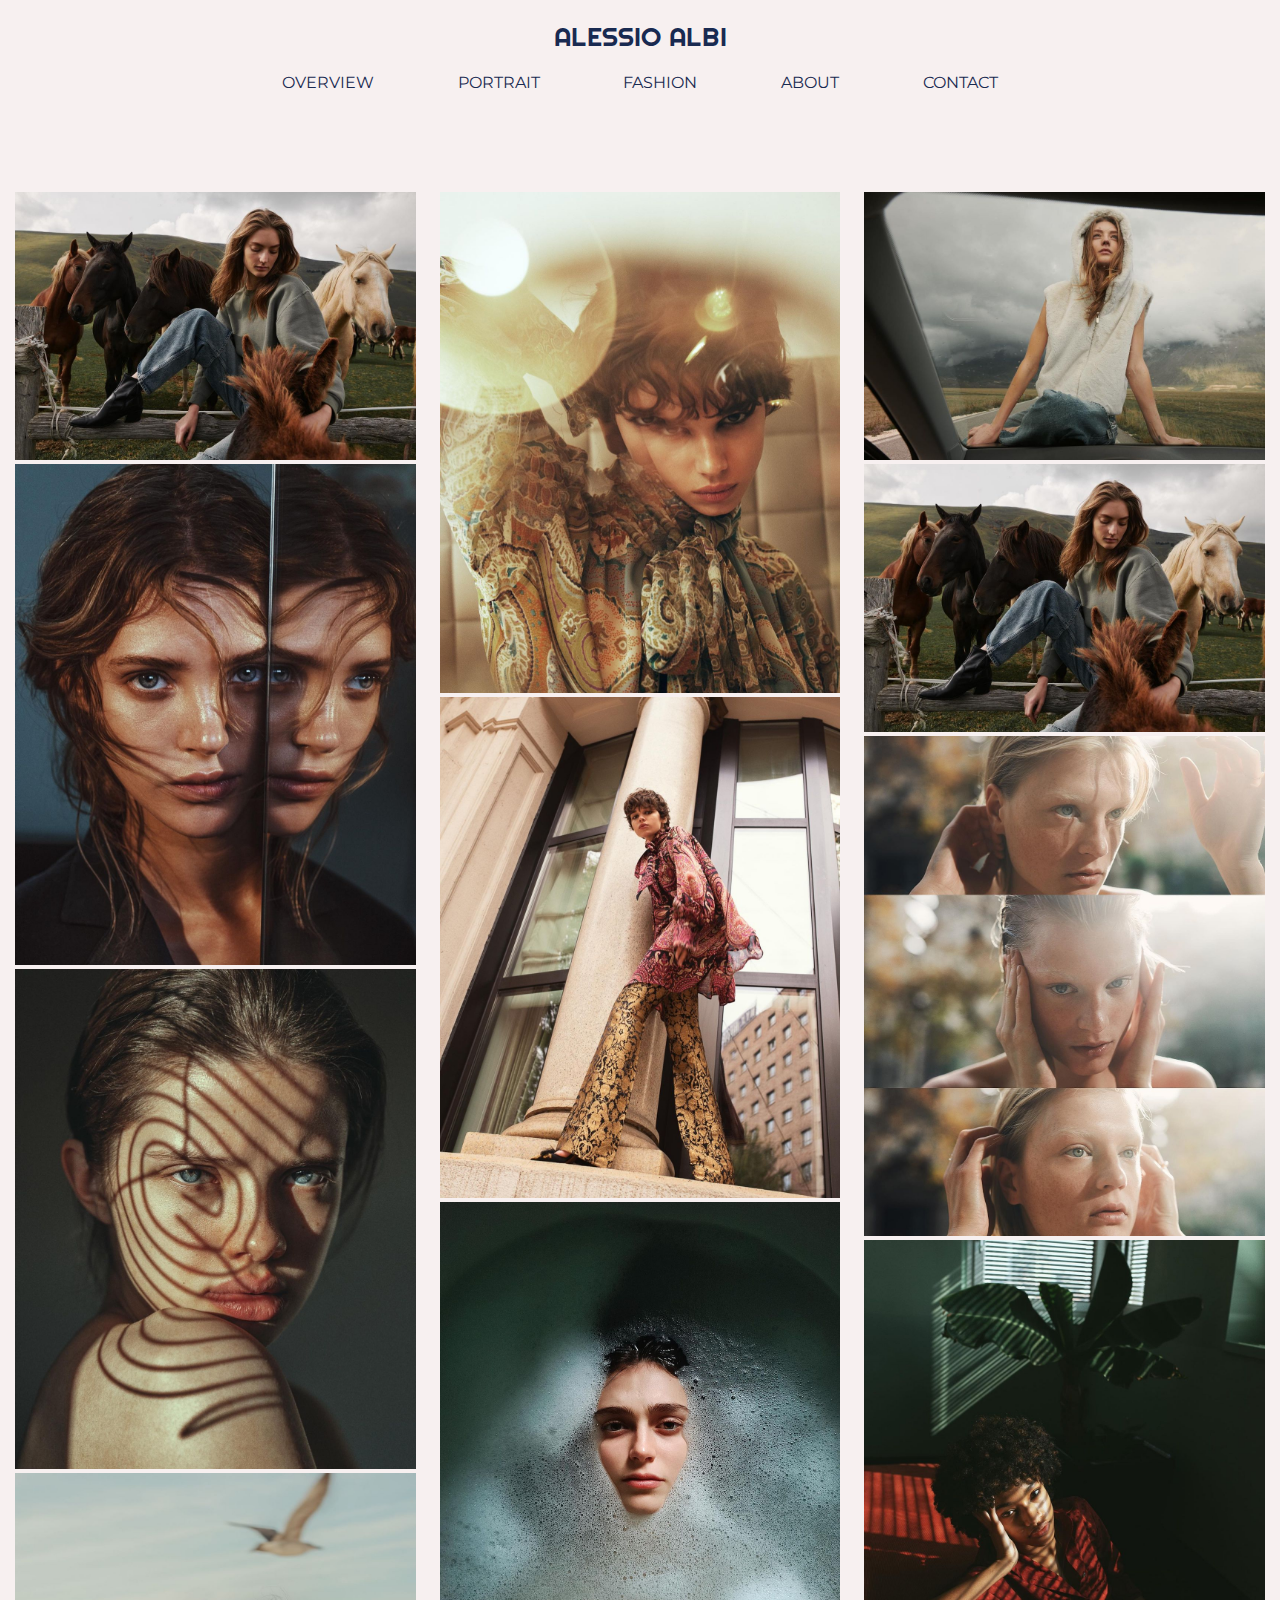
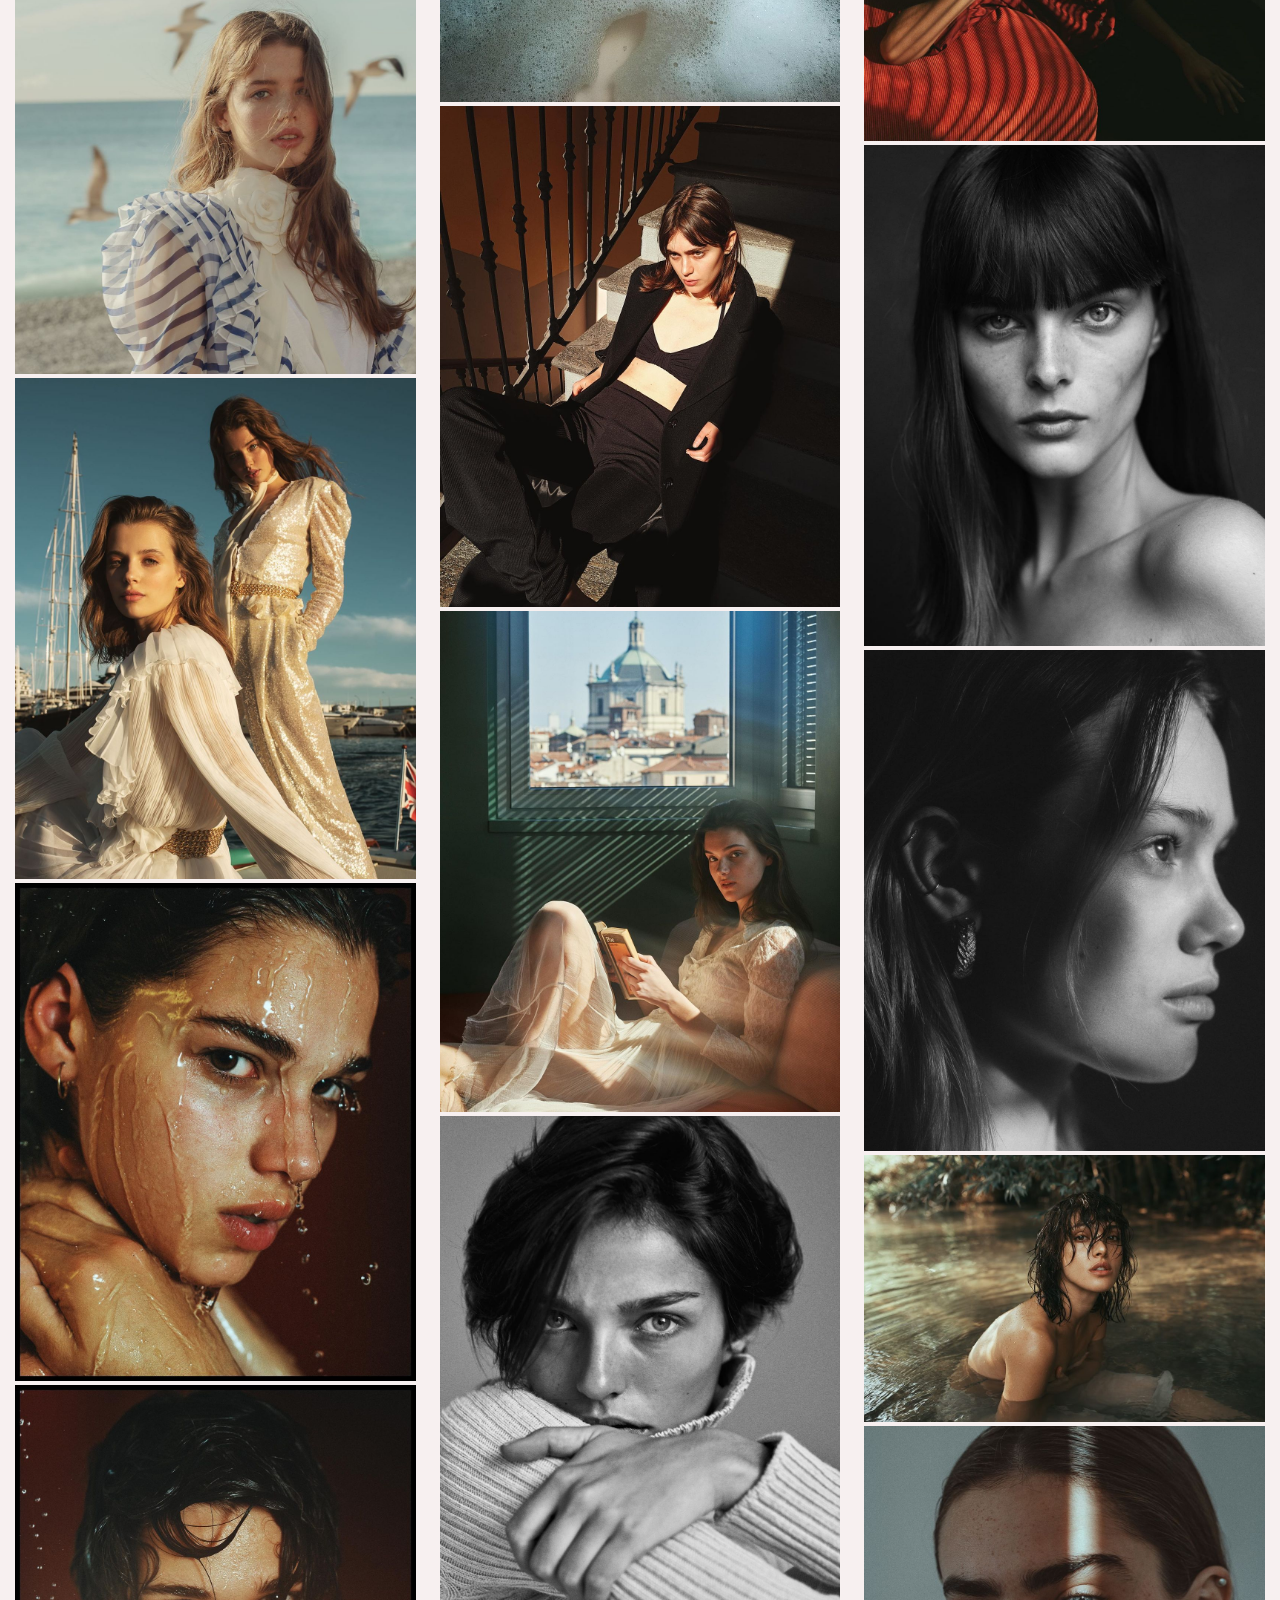
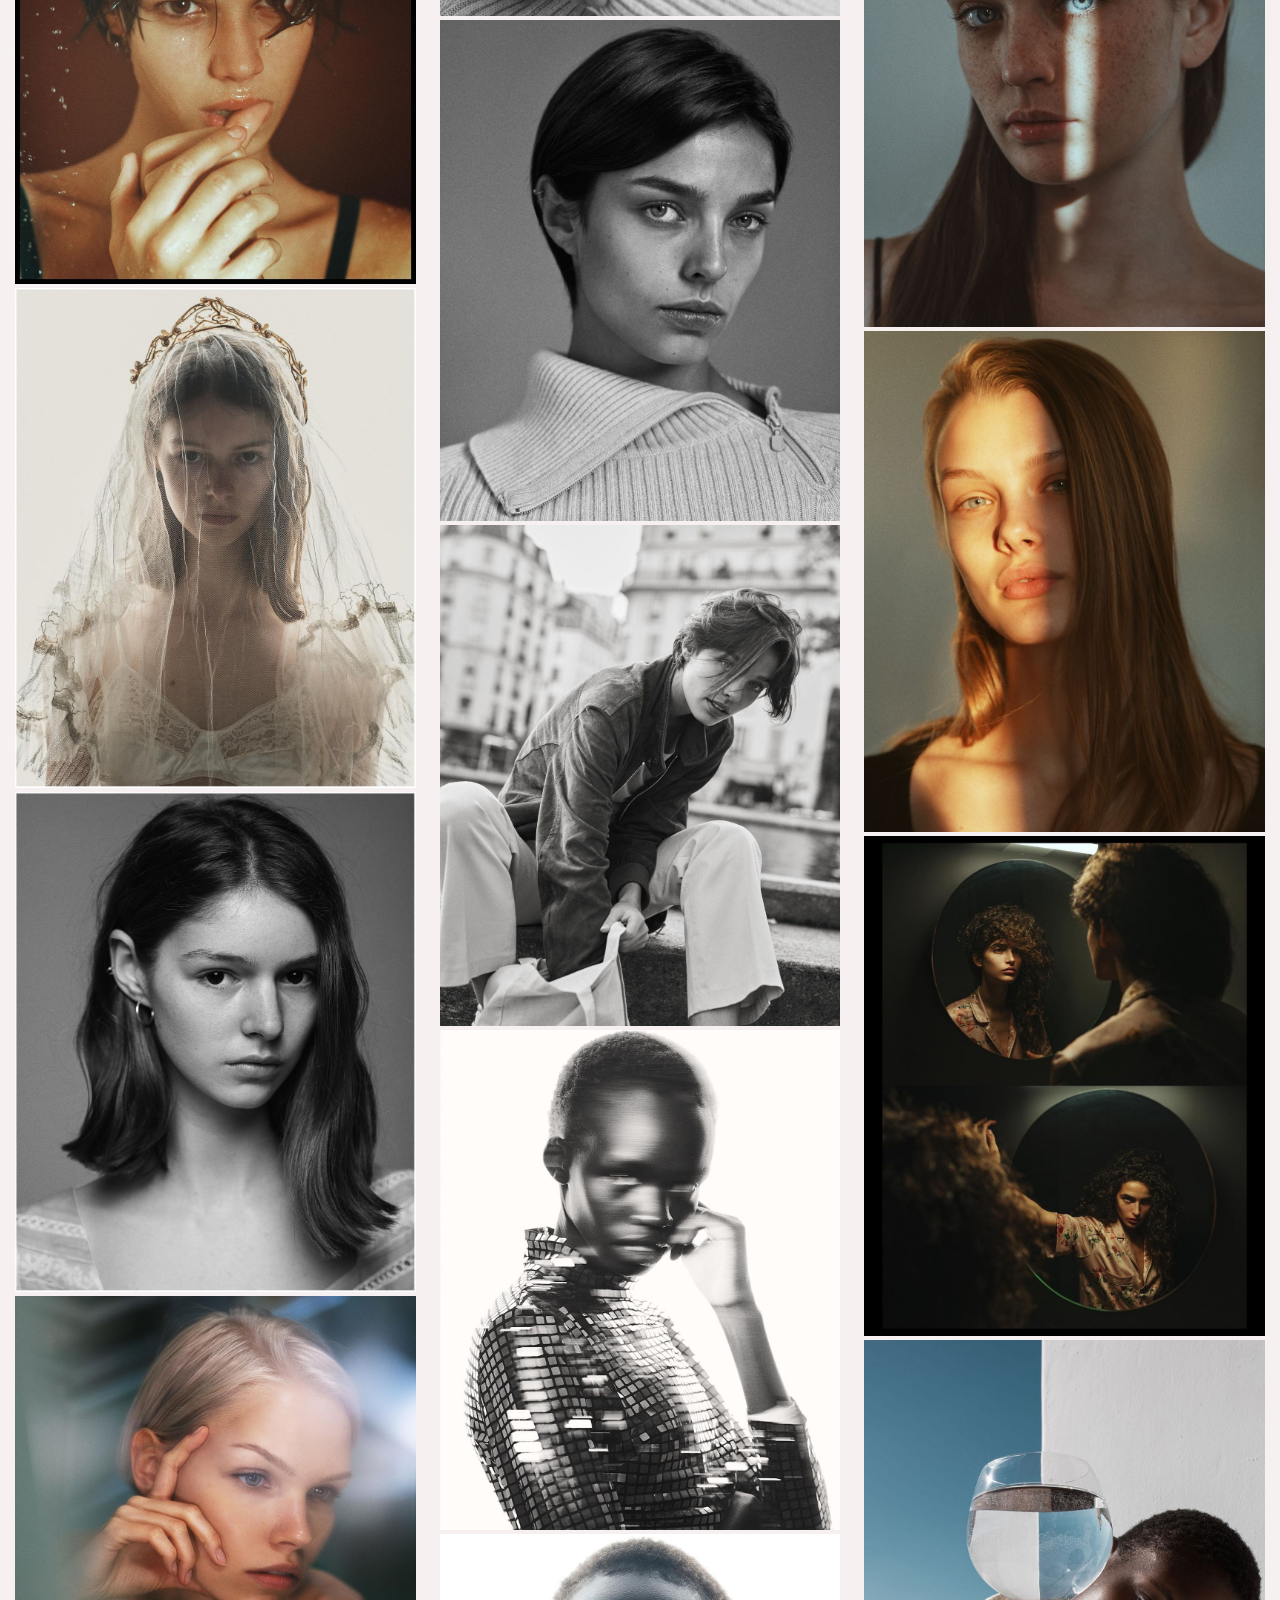
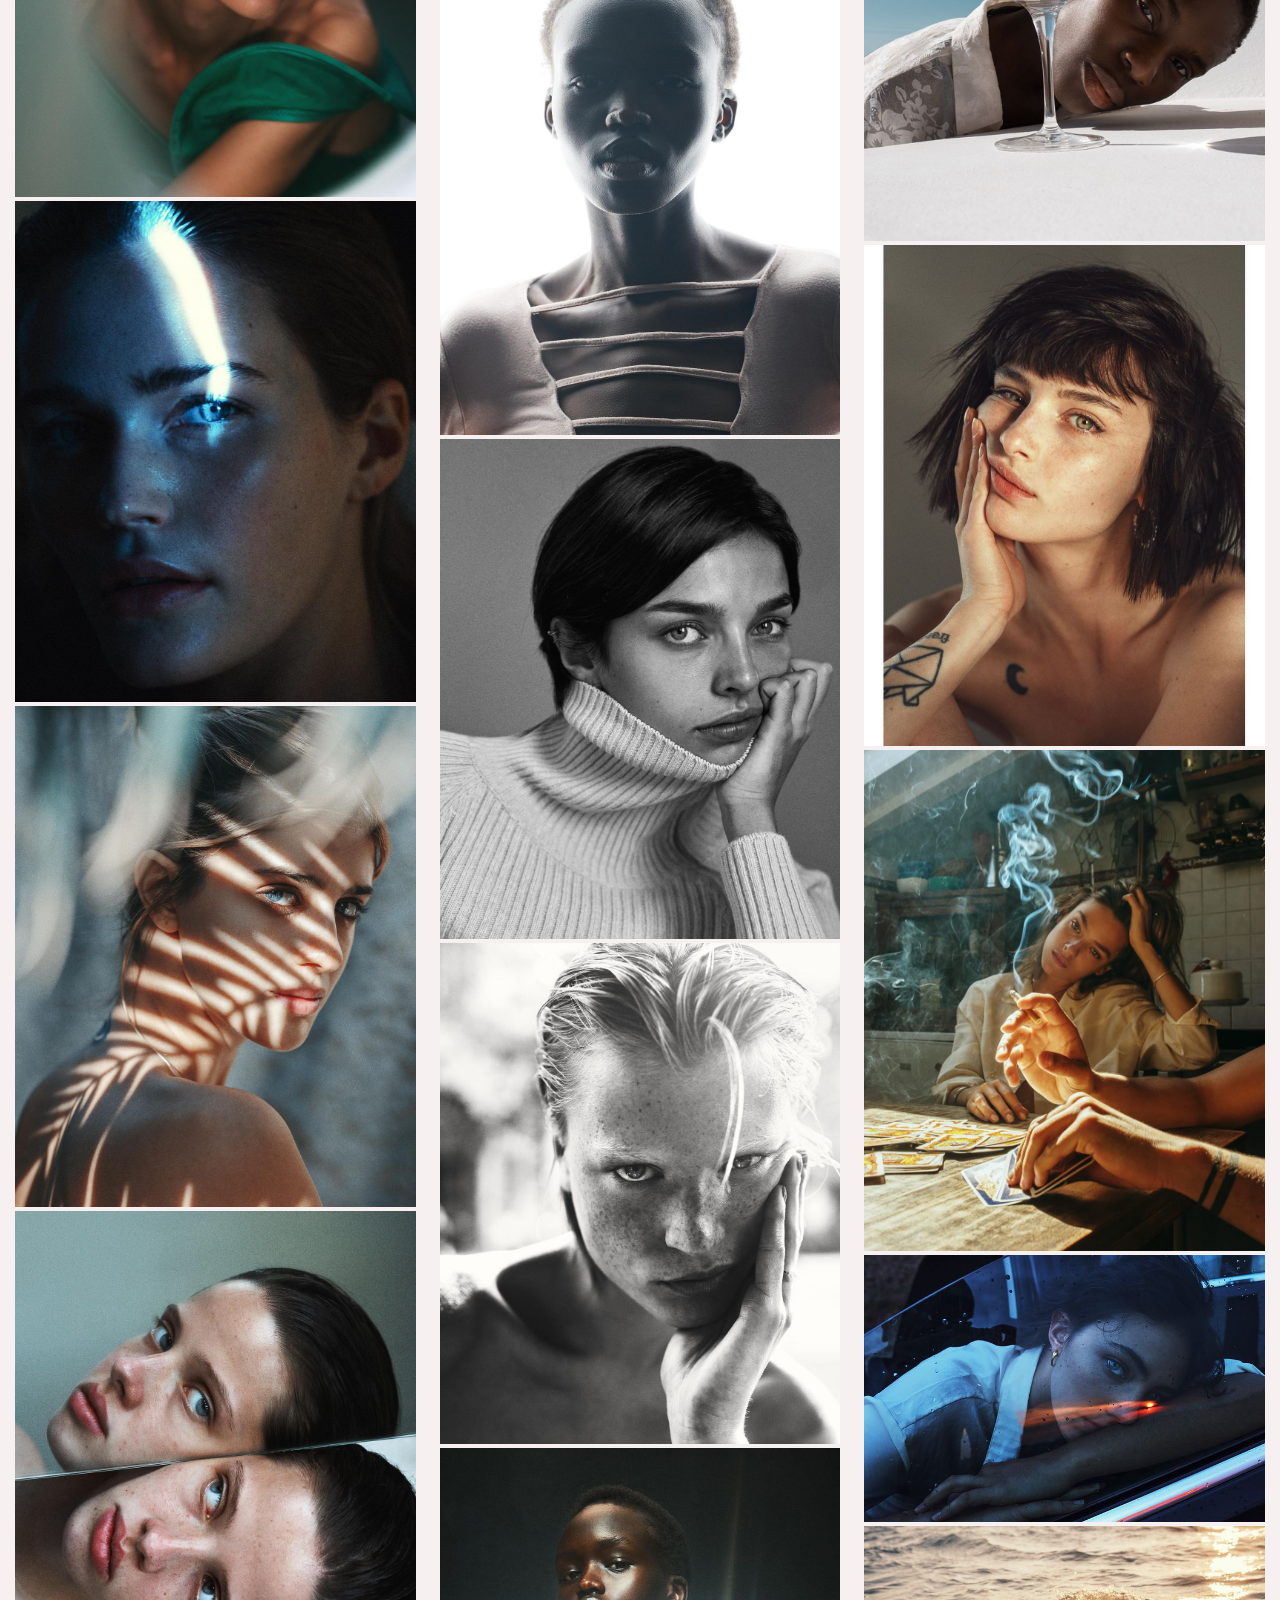
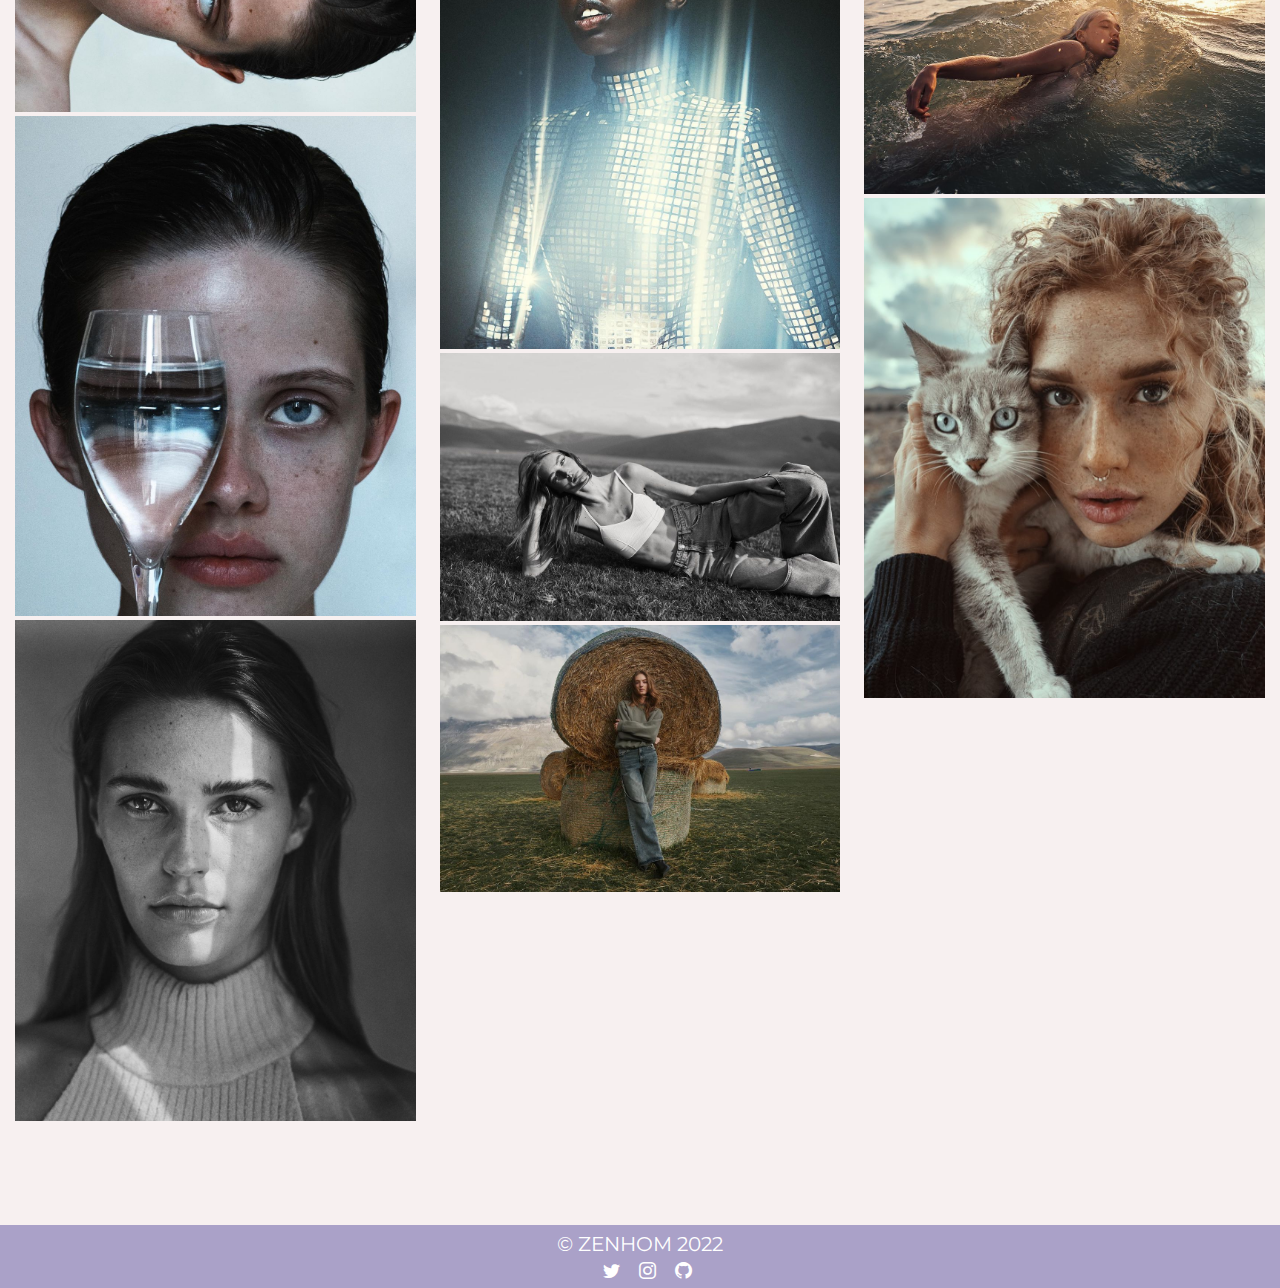
<file: index.html>
<!DOCTYPE html>
<html lang="en">

<head>
    <meta charset="UTF-8" />
    <meta http-equiv="X-UA-Compatible" content="IE=edge" />
    <meta name="viewport" content="width=device-width, initial-scale=1.0" />
    <title>Alessio Albi | OverView</title>
    <link rel="stylesheet" href="css/style.css" />
</head>

<body>
    <div class="scrollTop">
        <i class="bi bi-arrow-up"></i>
    </div>
    <header>
        <a href="#" class="logo"> Alessio Albi</a>
        <nav>
            <a href="index.html">OverView</a>
            <a href="portrait.html">Portrait</a>
            <a href="fashon.html">Fashion</a>
            <a href="about.html">About</a>
            <a href="contact.html">Contact</a>
        </nav>
        <nav class="mobile-nav">
            <a href="index.html">OverView</a>
            <a href="portrait.html">Portrait</a>
            <a href="fashon.html">Fashion</a>
            <a href="about.html">About</a>
            <a href="contact.html">Contact</a>
        </nav>
        <button class="mobile-links">
            <span></span>
            <span></span>
        </button>
    </header>
    <section class="overview">
        <div class="gallery">
            <i class="bi bi-x"></i>
            <div class="overlay"></div>
            <i class="bi bi-arrow-right-short"></i>
            <i class="bi bi-arrow-left-short"></i>
            <img src="./images/img-36.jpg" alt="">
            <img src="./images/img-2.jpg" alt="">
            <img src="./images/img-3.jpg" alt="">
            <img src="./images/img-5.jpg" alt="">
            <img src="./images/img-6.jpg" alt="">
            <img src="./images/img-7.jpg" alt="">
            <img src="./images/img-8.jpg" alt="">
            <img src="./images/img-9.jpg" alt="">
            <img src="./images/img-10.jpg" alt="">
            <img src="./images/img-11.jpg" alt="">
            <img src="./images/img-16.jpg" alt="">
            <img src="./images/img-13.jpg" alt="">
            <img src="./images/img-14.jpg" alt="">
            <img src="./images/img-15.jpg" alt="">
            <img src="./images/img-17.jpg" alt="">
            <img src="./images/img-18.jpg" alt="">
            <img src="./images/img-19.jpg" alt="">
            <img src="./images/img-20.jpg" alt="">
            <img src="./images/img-21.jpg" alt="">
            <img src="./images/img-22.jpg" alt="">
            <img src="./images/img-23.jpg" alt="">
            <img src="./images/img-24.jpg" alt="">
            <img src="./images/img-25.jpg" alt="">
            <img src="./images/img-26.jpg" alt="">
            <img src="./images/img-27.jpg" alt="">
            <img src="./images/img-28.jpg" alt="">
            <img src="./images/img-29.jpg" alt="">
            <img src="./images/img-32.jpg" alt="">
            <img src="./images/img-33.jpg" alt="">
            <img src="./images/img-34.jpg" alt="">
            <img src="./images/img-35.jpg" alt="">
            <img src="./images/img-36.jpg" alt="">
            <img src="./images/img-37.jpg" alt="">
            <img src="./images/img-38.jpg" alt="">
            <img src="./images/img-39.jpg" alt="">
            <img src="./images/img-40.jpg" alt="">
            <img src="./images/img-41.jpg" alt="">
            <img src="./images/img-42.jpg" alt="">
            <img src="./images/img-43.jpg" alt="">
            <img src="./images/img-44.jpg" alt="">
            <img src="./images/img-45.jpg" alt="">
            <img src="./images/img-46.jpg" alt="">
            <img src="./images/img-47.jpg" alt="">
            <img src="./images/img-48.jpg" alt="">
            <img src="./images/img-49.jpg" alt="">
            <img src="./images/img-50.jpg" alt="">
        </div>
    </section>
    <footer>
        <div class="copyrights">
            <span>&copy; Zenhom 2022</span>
            <div class="zenhomSocials">
                <a href="https://twitter.com/MAD_ZENHOM"><i class="bi bi-twitter"></i></a>
                <a href="https://www.instagram.com/mahmouud_zenhom/"><i class="bi bi-instagram"></i></a>
                <a href="https://github.com/M-ZENHOM"><i class="bi bi-github"></i></a>
            </div>
        </div>
    </footer>
    <script src="js/header.js"></script>
    <script src="js/gallery.js"></script>
</body>

</html>
</file>
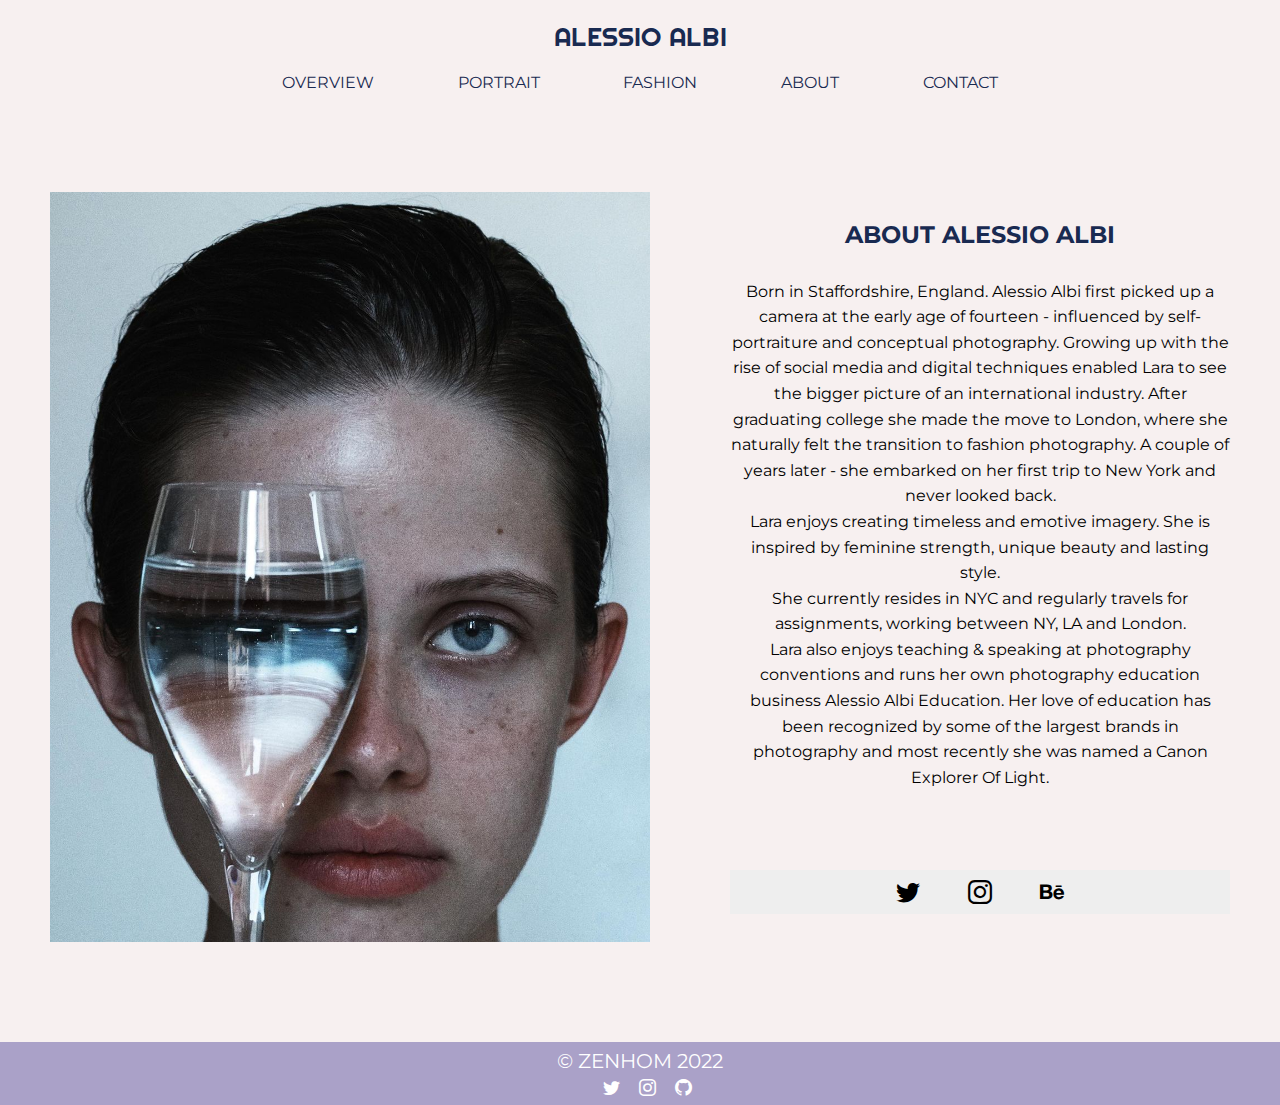
<file: about.html>
<!DOCTYPE html>
<html lang="en">

<head>
    <meta charset="UTF-8">
    <meta http-equiv="X-UA-Compatible" content="IE=edge">
    <meta name="viewport" content="width=device-width, initial-scale=1.0">
    <title>Alessio Albi | About</title>
    <link rel="stylesheet" href="./css/style.css">
</head>

<body>
    <div class="scrollTop">
        <i class="bi bi-arrow-up"></i>
    </div>
    <header>
        <a href="#" class="logo"> Alessio Albi</a>
        <nav>
            <a href="index.html">OverView</a>
            <a href="portrait.html">Portrait</a>
            <a href="fashon.html">Fashion</a>
            <a href="about.html">About</a>
            <a href="contact.html">Contact</a>
        </nav>
        <nav class="mobile-nav">
            <a href="index.html">OverView</a>
            <a href="portrait.html">Portrait</a>
            <a href="fashon.html">Fashion</a>
            <a href="about.html">About</a>
            <a href="contact.html">Contact</a>
        </nav>
        <button class="mobile-links">
            <span></span>
            <span></span>
        </button>
    </header>
    <section class="about">
        <img src="./images/img-15.jpg" alt="">
        <div class="about-text">
            <h2>ABOUT ALESSIO ALBI</h2>
            <p>Born in Staffordshire, England. Alessio Albi first picked up a camera at the early age of fourteen -
                influenced by self-portraiture and conceptual photography. Growing up with the rise of social media
                and digital techniques enabled Lara to see the bigger picture of an international industry. After
                graduating college she made the move to London, where she naturally felt the transition to fashion
                photography. A couple of years later - she embarked on her first trip to New York and never looked
                back.
                <br>
                Lara enjoys creating timeless and emotive imagery. She is inspired by feminine strength, unique
                beauty and lasting style.
                <br>
                She currently resides in NYC and regularly travels for assignments, working between NY, LA and
                London.
                <br>
                Lara also enjoys teaching & speaking at photography conventions and runs her own photography
                education business Alessio Albi Education. Her love of education has been recognized by some of the
                largest brands in photography and most recently she was named a Canon Explorer Of Light.
            </p>
            <div class="socials">
                <i class="bi bi-twitter"></i>
                <i class="bi bi-instagram"></i>
                <i class="bi bi-behance"></i>
            </div>
        </div>
    </section>
    <footer>
        <div class="copyrights">
            <span>&copy; Zenhom 2022</span>
            <div class="zenhomSocials">
                <a href="https://twitter.com/MAD_ZENHOM"><i class="bi bi-twitter"></i></a>
                <a href="https://www.instagram.com/mahmouud_zenhom/"><i class="bi bi-instagram"></i></a>
                <a href="https://github.com/M-ZENHOM"><i class="bi bi-github"></i></a>
            </div>
        </div>
    </footer>
    <script src="js/header.js"></script>
</body>

</html>
</file>
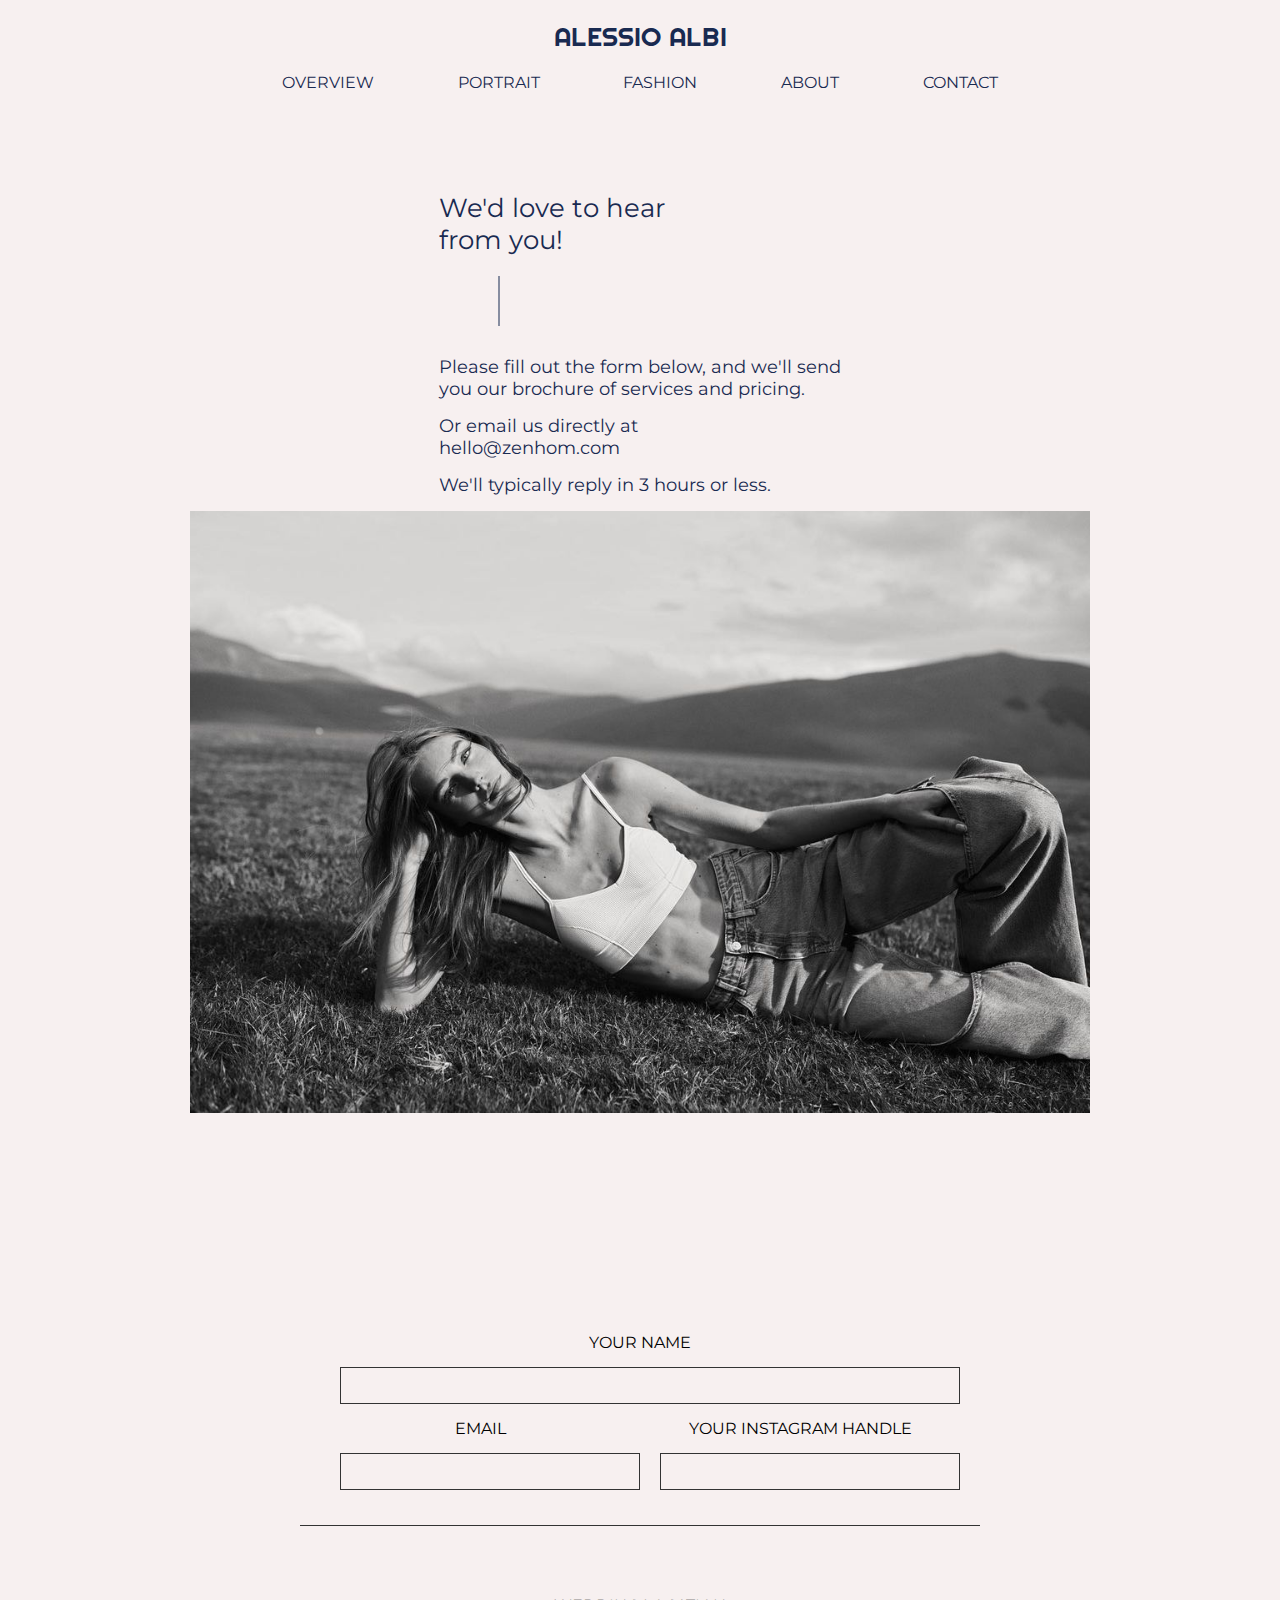
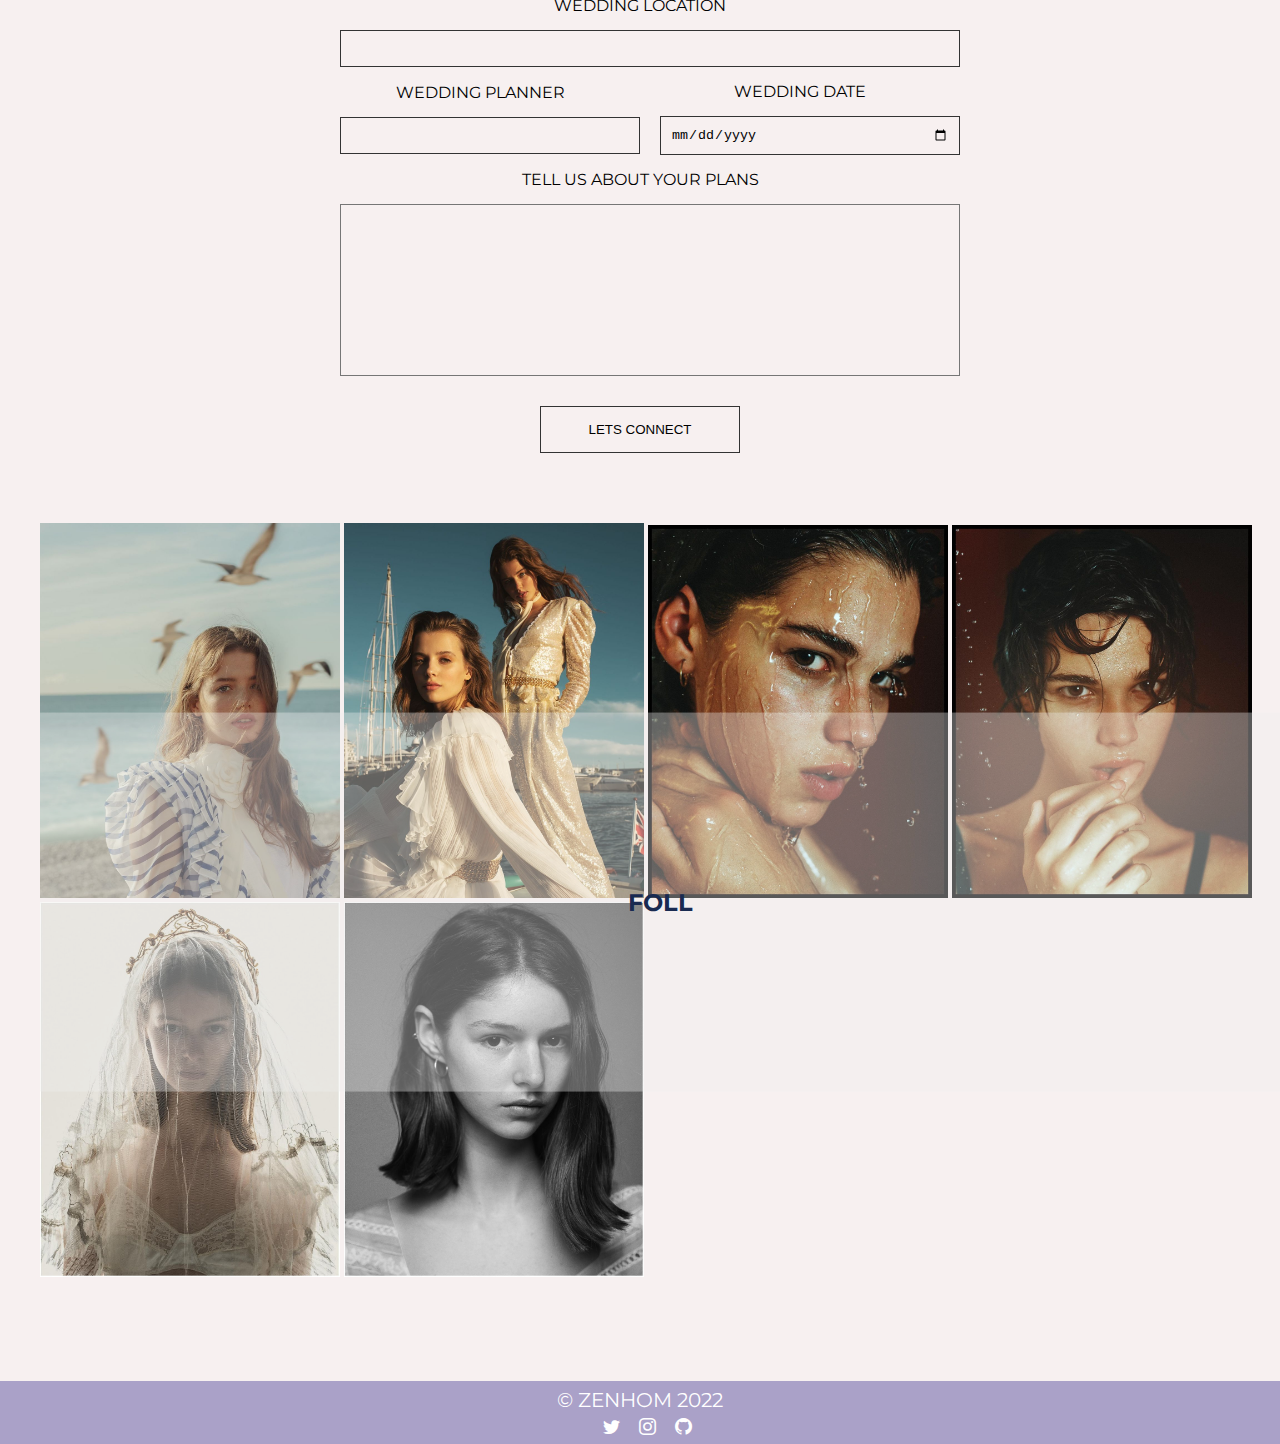
<file: contact.html>
<!DOCTYPE html>
<html lang="en">

<head>
    <meta charset="UTF-8" />
    <meta http-equiv="X-UA-Compatible" content="IE=edge" />
    <meta name="viewport" content="width=device-width, initial-scale=1.0" />
    <title>Alessio Albi | Contact</title>
    <link rel="stylesheet" href="css/style.css" />
</head>

<body>
    <div class="scrollTop">
        <i class="bi bi-arrow-up"></i>
    </div>
    <header>
        <a href="#" class="logo"> Alessio Albi</a>
        <nav>
            <a href="index.html">OverView</a>
            <a href="portrait.html">Portrait</a>
            <a href="fashon.html">Fashion</a>
            <a href="about.html">About</a>
            <a href="contact.html">Contact</a>
        </nav>
        <nav class="mobile-nav">
            <a href="index.html">OverView</a>
            <a href="portrait.html">Portrait</a>
            <a href="fashon.html">Fashion</a>
            <a href="about.html">About</a>
            <a href="contact.html">Contact</a>
        </nav>
        <button class="mobile-links">
            <span></span>
            <span></span>
        </button>
    </header>
    <section class="contact">
        <div class="intro">
            <div class="text">
                <h2>We'd love to hear<br>from you!</h2>
                <p>Please fill out the form below, and we'll send<br>you our brochure of services and pricing.</p>
                <p>Or email us directly at<br>hello@zenhom.com</p>
                <p>We'll typically reply in 3 hours or less.</p>
            </div>
            <img src="./images/img-33.jpg" alt="">
        </div>
        <div class="form">
            <div class="main-form">
                <div class="form-Input">
                    <label for="name">Your Name</label>
                    <input id="name" type="text">
                </div>
                <div class="third-form">
                    <div class="form-Input">
                        <label for="email">Email</label>
                        <input id="email" type="email">
                    </div>
                    <div class="form-Input">
                        <label for="insta">YOUR INSTAGRAM HANDLE</label>
                        <input id="insta" type="text">
                    </div>
                </div>
            </div>
            <div class="sec-form">
                <div class="form-Input">
                    <label for="location">WEDDING LOCATION</label>
                    <input id="location" type="text">
                </div>
                <div class="third-form">
                    <div class="form-Input">
                        <label for="wedding">WEDDING PLANNER</label>
                        <input id="wedding" type="text">
                    </div>
                    <div class="form-Input">
                        <label for="date">WEDDING DATE</label>
                        <input id="date" type="date">
                    </div>
                </div>
                <div class="form-Input">
                    <label for="msg">TELL US ABOUT YOUR PLANS</label>
                    <textarea name="msg" id="" cols="30" rows="10"></textarea>
                </div>
                <button>lets Connect</button>
            </div>
        </div>

        <div class="insta-check">
            <a class="instaUser" target="_blank" href="https://www.instagram.com/mahmouud_zenhom/"></a>
            <img src="./images/img-5.jpg" alt="">
            <img src="./images/img-6.jpg" alt="">
            <img src="./images/img-7.jpg" alt="">
            <img src="./images/img-8.jpg" alt="">
            <img src="./images/img-9.jpg" alt="">
            <img src="./images/img-10.jpg" alt="">
        </div>
    </section>
    <footer>
        <div class="copyrights">
            <span>&copy; Zenhom 2022</span>
            <div class="zenhomSocials">
                <a href="https://twitter.com/MAD_ZENHOM"><i class="bi bi-twitter"></i></a>
                <a href="https://www.instagram.com/mahmouud_zenhom/"><i class="bi bi-instagram"></i></a>
                <a href="https://github.com/M-ZENHOM"><i class="bi bi-github"></i></a>
            </div>
        </div>
    </footer>
    <script src="js/header.js"></script>
    <script src="js/writeAnimation.js"></script>
</body>

</html>
</file>
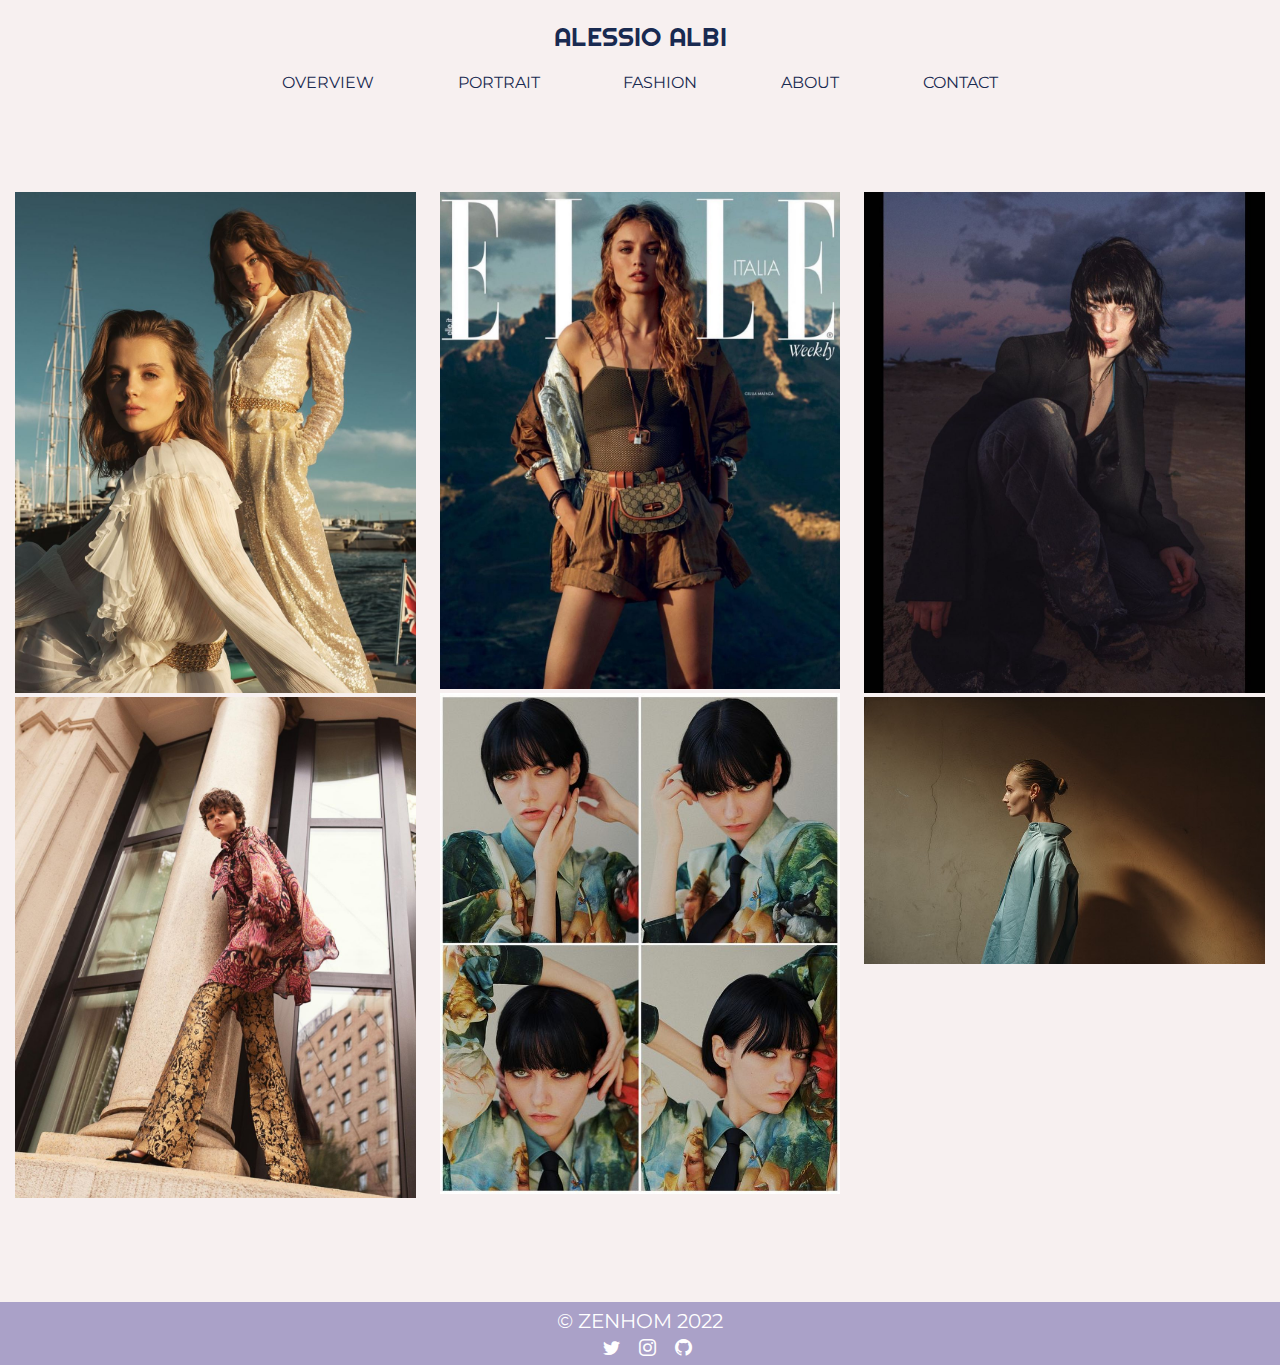
<file: fashon.html>
<!DOCTYPE html>
<html lang="en">

<head>
    <meta charset="UTF-8" />
    <meta http-equiv="X-UA-Compatible" content="IE=edge" />
    <meta name="viewport" content="width=device-width, initial-scale=1.0" />
    <title>Alessio Albi | Fashion</title>
    <link rel="stylesheet" href="css/style.css" />
</head>

<body>
    <div class="scrollTop">
        <i class="bi bi-arrow-up"></i>
    </div>
    <header>
        <a href="#" class="logo"> Alessio Albi</a>
        <nav>
            <a href="index.html">OverView</a>
            <a href="portrait.html">Portrait</a>
            <a href="fashon.html">Fashion</a>
            <a href="about.html">About</a>
            <a href="contact.html">Contact</a>
        </nav>
        <nav class="mobile-nav">
            <a href="index.html">OverView</a>
            <a href="portrait.html">Portrait</a>
            <a href="fashon.html">Fashion</a>
            <a href="about.html">About</a>
            <a href="contact.html">Contact</a>
        </nav>
        <button class="mobile-links">
            <span></span>
            <span></span>
        </button>
    </header>
    <section class="overview">
        <div class="gallery">
            <i class="bi bi-x"></i>
            <div class="overlay"></div>
            <i class="bi bi-arrow-right-short"></i>
            <i class="bi bi-arrow-left-short"></i>
            <img src="./images/img-6.jpg" alt="">
            <img src="./images/img-19.jpg" alt="">
            <img src="./images/img-51.jpg" alt="">
            <img src="./images/img-52.jpg" alt="">
            <img src="./images/img-53.jpg" alt="">
            <img src="./images/img-54.jpg" alt="">

        </div>
    </section>
    <footer>
        <div class="copyrights">
            <span>&copy; Zenhom 2022</span>
            <div class="zenhomSocials">
                <a href="https://twitter.com/MAD_ZENHOM"><i class="bi bi-twitter"></i></a>
                <a href="https://www.instagram.com/mahmouud_zenhom/"><i class="bi bi-instagram"></i></a>
                <a href="https://github.com/M-ZENHOM"><i class="bi bi-github"></i></a>
            </div>
        </div>
    </footer>
    <script src="js/header.js"></script>
    <script src="js/gallery.js"></script>
</body>

</html>
</file>
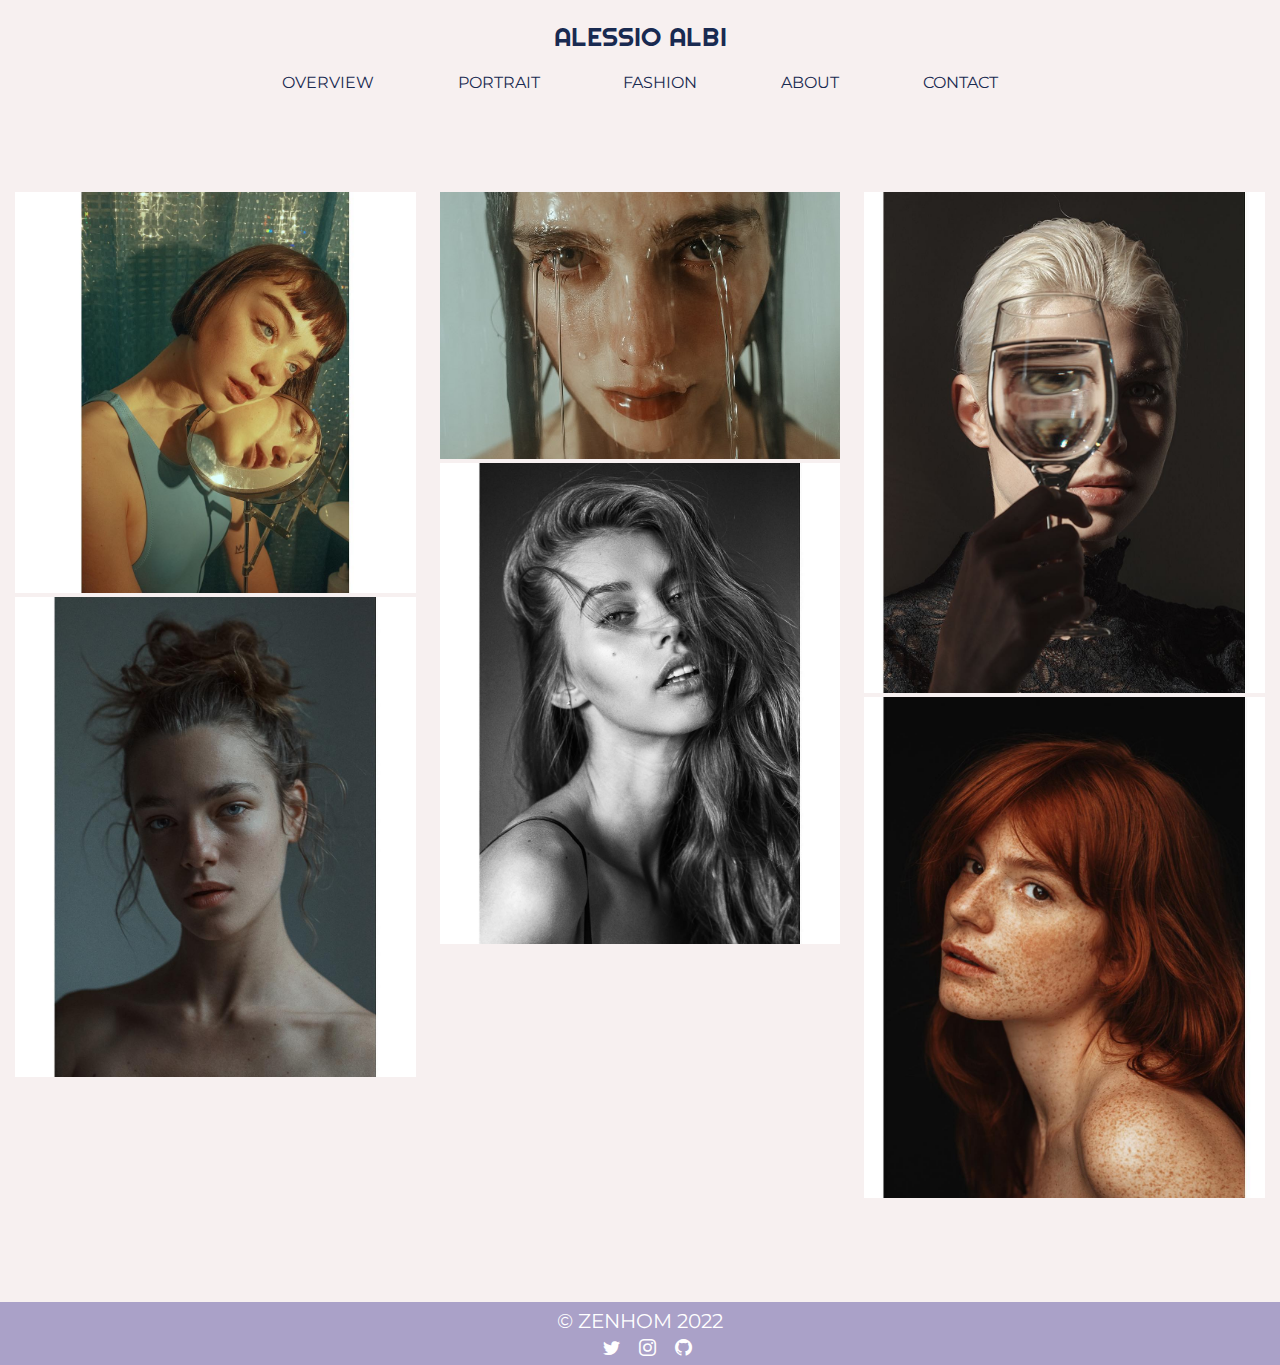
<file: portrait.html>
<!DOCTYPE html>
<html lang="en">

<head>
    <meta charset="UTF-8" />
    <meta http-equiv="X-UA-Compatible" content="IE=edge" />
    <meta name="viewport" content="width=device-width, initial-scale=1.0" />
    <title>Alessio Albi | Portrait</title>
    <link rel="stylesheet" href="css/style.css" />
</head>

<body>
    <div class="scrollTop">
        <i class="bi bi-arrow-up"></i>
    </div>
    <header>
        <a href="#" class="logo"> Alessio Albi</a>
        <nav>
            <a href="index.html">OverView</a>
            <a href="portrait.html">Portrait</a>
            <a href="fashon.html">Fashion</a>
            <a href="about.html">About</a>
            <a href="contact.html">Contact</a>
        </nav>
        <nav class="mobile-nav">
            <a href="index.html">OverView</a>
            <a href="portrait.html">Portrait</a>
            <a href="fashon.html">Fashion</a>
            <a href="about.html">About</a>
            <a href="contact.html">Contact</a>
        </nav>
        <button class="mobile-links">
            <span></span>
            <span></span>
        </button>
    </header>
    <section class="overview">
        <div class="gallery">
            <i class="bi bi-x"></i>
            <div class="overlay"></div>
            <i class="bi bi-arrow-right-short"></i>
            <i class="bi bi-arrow-left-short"></i>
            <img src="./images/img-55.jpg" alt="">
            <img src="./images/img-56.jpg" alt="">
            <img src="./images/img-57.jpg" alt="">
            <img src="./images/img-58.jpg" alt="">
            <img src="./images/img-59.jpg" alt="">
            <img src="./images/img-60.jpg" alt="">

        </div>
    </section>
    <footer>
        <div class="copyrights">
            <span>&copy; Zenhom 2022</span>
            <div class="zenhomSocials">
                <a href="https://twitter.com/MAD_ZENHOM"><i class="bi bi-twitter"></i></a>
                <a href="https://www.instagram.com/mahmouud_zenhom/"><i class="bi bi-instagram"></i></a>
                <a href="https://github.com/M-ZENHOM"><i class="bi bi-github"></i></a>
            </div>
        </div>
    </footer>
    <script src="js/header.js"></script>
    <script src="js/gallery.js"></script>
</body>

</html>
</file>
<file: css/style.css>
@import url("https://fonts.googleapis.com/css2?family=Courgette&family=Montserrat:wght@400;700;900&family=Righteous&display=swap");
@import url("https://cdn.jsdelivr.net/npm/bootstrap-icons@1.9.1/font/bootstrap-icons.css");
* {
  -webkit-box-sizing: border-box;
          box-sizing: border-box;
  padding: 0;
  margin: 0;
}

html {
  scroll-behavior: smooth;
}

body {
  font-family: "Montserrat", sans-serif;
  background-color: #f7f0f0;
}

li {
  list-style: none;
}

a {
  text-decoration: none;
}

button {
  border: none;
  outline: none;
}

.container {
  padding: 0 15px;
  margin: 0 auto;
}

header {
  position: relative;
  overflow: hidden;
  display: -webkit-box;
  display: -ms-flexbox;
  display: flex;
  -webkit-box-orient: vertical;
  -webkit-box-direction: normal;
      -ms-flex-direction: column;
          flex-direction: column;
  -webkit-box-pack: center;
      -ms-flex-pack: center;
          justify-content: center;
  -webkit-box-align: center;
      -ms-flex-align: center;
          align-items: center;
  padding: 20px;
  padding-bottom: 100px;
}
@media (max-width: 767px) {
  header {
    display: -webkit-box;
    display: -ms-flexbox;
    display: flex;
    -webkit-box-orient: horizontal;
    -webkit-box-direction: normal;
        -ms-flex-direction: row;
            flex-direction: row;
    -ms-flex-pack: distribute;
        justify-content: space-around;
    -webkit-box-align: center;
        -ms-flex-align: center;
            align-items: center;
  }
}
header .logo {
  font-size: 26px;
  font-family: "Righteous", cursive;
  text-transform: uppercase;
  color: #192a51;
}
header .mobile-nav {
  display: -webkit-box;
  display: -ms-flexbox;
  display: flex;
  -webkit-box-orient: vertical;
  -webkit-box-direction: normal;
      -ms-flex-direction: column;
          flex-direction: column;
  -ms-flex-pack: distribute;
      justify-content: space-around;
  -webkit-box-align: center;
      -ms-flex-align: center;
          align-items: center;
  position: fixed;
  top: 0;
  right: -200px;
  width: 200px;
  height: 100vh;
  z-index: 100;
  background-color: #192a51;
  -webkit-transition: 0.5s;
  transition: 0.5s;
}
header .mobile-nav a {
  color: #fff;
}
header .mobile-nav a::before {
  content: "";
  position: absolute;
  bottom: 0;
  left: 50%;
  -webkit-transform: translateX(-50%);
          transform: translateX(-50%);
  width: 0;
  height: 1px;
  background-color: #fff;
  -webkit-transition: 0.5s;
  transition: 0.5s;
}
header .mobile-nav a:hover::before {
  width: 100%;
}
header .mobile-nav.links-slide {
  right: 0;
}
header nav {
  width: 800px;
  display: -webkit-box;
  display: -ms-flexbox;
  display: flex;
  -webkit-box-orient: horizontal;
  -webkit-box-direction: normal;
      -ms-flex-direction: row;
          flex-direction: row;
  -ms-flex-pack: distribute;
      justify-content: space-around;
  -webkit-box-align: center;
      -ms-flex-align: center;
          align-items: center;
}
@media (max-width: 767px) {
  header nav {
    display: none;
  }
}
header nav a {
  position: relative;
  text-transform: uppercase;
  color: #192a51;
  margin-top: 20px;
}
header nav a::before {
  content: "";
  position: absolute;
  bottom: 0;
  left: 50%;
  -webkit-transform: translateX(-50%);
          transform: translateX(-50%);
  width: 0;
  height: 1px;
  background-color: #192a51;
  -webkit-transition: 0.5s;
  transition: 0.5s;
}
header nav a:hover::before {
  width: 100%;
}
header .mobile-links {
  display: none;
  background: none;
  width: 25px;
  cursor: pointer;
  -webkit-transition: 0.5s;
  transition: 0.5s;
  z-index: 105;
}
header .mobile-links.active span:first-child {
  -webkit-transform: translateY(9px) rotate(50deg);
          transform: translateY(9px) rotate(50deg);
  background-color: #fff;
}
header .mobile-links.active span:last-child {
  -webkit-transform: rotate(-410deg);
          transform: rotate(-410deg);
  background-color: #fff;
}
header .mobile-links span {
  display: block;
  height: 3px;
  margin-bottom: 6px;
  background-color: #192a51;
  -webkit-transition: 0.5s;
  transition: 0.5s;
}
@media (max-width: 767px) {
  header .mobile-links {
    display: block;
  }
}

.scrollTop {
  position: fixed;
  right: -100px;
  bottom: 20px;
  background-color: #192a51;
  color: #fff;
  padding: 6px;
  border-radius: 6px;
  -webkit-transition: 0.5s;
  transition: 0.5s;
  cursor: pointer;
  z-index: 200;
}
.scrollTop.readyToScroll {
  right: 20px;
}

.overview {
  max-width: 1600px;
  padding: 0 15px;
  margin: 0 auto;
  padding-bottom: 100px;
}
.overview .gallery {
  -webkit-box-flex: 0;
      -ms-flex: 0 0 auto;
          flex: 0 0 auto;
  -webkit-column-count: 3;
     -moz-column-count: 3;
          column-count: 3;
  -webkit-column-gap: 24px;
     -moz-column-gap: 24px;
          column-gap: 24px;
  row-gap: 12px;
  -webkit-transition: 0.5s;
  transition: 0.5s;
}
@media (max-width: 767px) {
  .overview .gallery {
    -webkit-column-count: 1;
       -moz-column-count: 1;
            column-count: 1;
  }
}
.overview .gallery .overlay {
  display: none;
  position: fixed;
  top: 50%;
  left: 50%;
  -webkit-transform: translate(-50%, -50%);
          transform: translate(-50%, -50%);
  width: 100%;
  height: 100%;
  background-color: rgba(0, 0, 0, 0.6);
  z-index: 996;
  -webkit-transition: 0.5s;
  transition: 0.5s;
}
.overview .gallery .bi-x {
  display: none;
  position: fixed;
  right: 30px;
  top: 30px;
  font-size: 30px;
  cursor: pointer;
  z-index: 1003;
  color: #fff;
  -webkit-transition: 0.5s;
  transition: 0.5s;
}
.overview .gallery .bi-arrow-right-short {
  display: none;
  position: fixed;
  right: 30px;
  top: 50%;
  font-size: 30px;
  cursor: pointer;
  z-index: 1002;
  color: #fff;
  -webkit-transition: 0.5s;
  transition: 0.5s;
}
.overview .gallery .bi-arrow-right-short.disabled {
  display: none;
}
.overview .gallery .bi-arrow-left-short {
  display: none;
  position: fixed;
  left: 30px;
  top: 50%;
  font-size: 30px;
  cursor: pointer;
  z-index: 1001;
  color: #fff;
  -webkit-transition: 0.5s;
  transition: 0.5s;
}
.overview .gallery .bi-arrow-left-short.disabled {
  display: none;
}
.overview img {
  max-width: 100%;
  -webkit-transition: 0.5s;
  transition: 0.5s;
  cursor: pointer;
}
.overview img:hover {
  -webkit-transform: scale(1.02);
          transform: scale(1.02);
}
.overview img.opend {
  position: fixed;
  top: 50%;
  left: 50%;
  -webkit-transform: translate(-50%, -50%);
          transform: translate(-50%, -50%);
  z-index: 999;
  width: 700px;
}

.about {
  display: -webkit-box;
  display: -ms-flexbox;
  display: flex;
  -webkit-box-orient: horizontal;
  -webkit-box-direction: normal;
      -ms-flex-direction: row;
          flex-direction: row;
  -webkit-box-pack: center;
      -ms-flex-pack: center;
          justify-content: center;
  -webkit-box-align: center;
      -ms-flex-align: center;
          align-items: center;
  -ms-flex-wrap: wrap;
      flex-wrap: wrap;
  padding-bottom: 100px;
}
.about img {
  width: 600px;
}
@media (max-width: 767px) {
  .about img {
    width: 400px;
  }
}
.about .about-text {
  text-align: center;
  margin-left: 80px;
}
@media (max-width: 767px) {
  .about .about-text {
    margin: 0;
    margin-top: 50px;
    padding: 10px;
  }
}
.about .about-text h2 {
  color: #192a51;
  margin-bottom: 30px;
}
.about .about-text p {
  line-height: 1.6;
  max-width: 500px;
  margin-bottom: 80px;
}
.about .about-text .socials {
  display: -webkit-box;
  display: -ms-flexbox;
  display: flex;
  -webkit-box-orient: horizontal;
  -webkit-box-direction: normal;
      -ms-flex-direction: row;
          flex-direction: row;
  -webkit-box-pack: center;
      -ms-flex-pack: center;
          justify-content: center;
  -webkit-box-align: center;
      -ms-flex-align: center;
          align-items: center;
  padding: 10px;
  background-color: #eee;
}
.about .about-text .socials i {
  width: 15%;
  display: -webkit-box;
  display: -ms-flexbox;
  display: flex;
  -webkit-box-orient: horizontal;
  -webkit-box-direction: normal;
      -ms-flex-direction: row;
          flex-direction: row;
  -ms-flex-pack: distribute;
      justify-content: space-around;
  -webkit-box-align: center;
      -ms-flex-align: center;
          align-items: center;
  font-size: 24px;
  cursor: pointer;
}
.about .about-text .socials i:first-child {
  -webkit-animation: moving 0.7s infinite alternate;
          animation: moving 0.7s infinite alternate;
  -webkit-animation-delay: 0.2s;
          animation-delay: 0.2s;
}
.about .about-text .socials i:nth-child(2) {
  -webkit-animation: moving 0.7s infinite alternate;
          animation: moving 0.7s infinite alternate;
  -webkit-animation-delay: 0.4s;
          animation-delay: 0.4s;
}
.about .about-text .socials i:last-child {
  -webkit-animation: moving 0.7s infinite alternate;
          animation: moving 0.7s infinite alternate;
  -webkit-animation-delay: 0.6s;
          animation-delay: 0.6s;
}
.about .about-text .socials i:hover:first-child {
  color: #1d9bf0;
  -webkit-animation: none;
          animation: none;
}
.about .about-text .socials i:hover:nth-child(2) {
  color: #db1fc5;
  -webkit-animation: none;
          animation: none;
}
.about .about-text .socials i:hover:last-child {
  color: #1f5ef7;
  -webkit-animation: none;
          animation: none;
}

@-webkit-keyframes moving {
  0% {
    -webkit-transform: translateY(-5px);
            transform: translateY(-5px);
  }
  50% {
    -webkit-transform: translateY(-5px);
            transform: translateY(-5px);
  }
  70% {
    -webkit-transform: translateY(-5px);
            transform: translateY(-5px);
  }
  100% {
    -webkit-transform: translateY(5px);
            transform: translateY(5px);
  }
}

@keyframes moving {
  0% {
    -webkit-transform: translateY(-5px);
            transform: translateY(-5px);
  }
  50% {
    -webkit-transform: translateY(-5px);
            transform: translateY(-5px);
  }
  70% {
    -webkit-transform: translateY(-5px);
            transform: translateY(-5px);
  }
  100% {
    -webkit-transform: translateY(5px);
            transform: translateY(5px);
  }
}
.contact {
  padding-bottom: 100px;
}
.contact .intro {
  display: -webkit-box;
  display: -ms-flexbox;
  display: flex;
  -webkit-box-pack: space-evenly;
      -ms-flex-pack: space-evenly;
          justify-content: space-evenly;
  -webkit-box-align: center;
      -ms-flex-align: center;
          align-items: center;
  -ms-flex-wrap: wrap;
      flex-wrap: wrap;
}
@media (max-width: 767px) {
  .contact .intro {
    -webkit-box-orient: horizontal;
    -webkit-box-direction: reverse;
        -ms-flex-direction: row-reverse;
            flex-direction: row-reverse;
    text-align: center;
  }
}
.contact .intro .text h2 {
  position: relative;
  font-size: 26px;
  font-weight: normal;
  margin-bottom: 100px;
  color: #192a51;
}
.contact .intro .text h2::before {
  content: "";
  position: absolute;
  width: 1px;
  height: 50px;
  background-color: #192a51;
  bottom: -70px;
  left: 15%;
  -webkit-transform: translateX(-50%);
          transform: translateX(-50%);
}
.contact .intro .text p {
  margin-bottom: 15px;
  font-size: 18px;
  color: #192a51;
}
@media (max-width: 767px) {
  .contact .intro .text h2 {
    margin-bottom: 20px;
  }
  .contact .intro .text h2::before {
    display: none;
  }
}
.contact .intro img {
  width: 900px;
}
@media (max-width: 767px) {
  .contact .intro img {
    width: 350px;
  }
}
.contact .form {
  width: 100%;
  padding-top: 200px;
  display: -webkit-box;
  display: -ms-flexbox;
  display: flex;
  -webkit-box-orient: vertical;
  -webkit-box-direction: normal;
      -ms-flex-direction: column;
          flex-direction: column;
  -webkit-box-pack: center;
      -ms-flex-pack: center;
          justify-content: center;
  -webkit-box-align: center;
      -ms-flex-align: center;
          align-items: center;
  -ms-flex-wrap: wrap;
      flex-wrap: wrap;
}
.contact .form .main-form,
.contact .form .sec-form {
  border-bottom: 1px solid #333;
  margin-bottom: 50px;
  padding: 20px;
}
.contact .form .main-form .third-form,
.contact .form .sec-form .third-form {
  display: -webkit-box;
  display: -ms-flexbox;
  display: flex;
  -ms-flex-wrap: wrap;
      flex-wrap: wrap;
}
.contact .form .main-form textarea,
.contact .form .sec-form textarea {
  width: 620px;
  margin: 0 auto;
  margin-left: 20px;
  outline: none;
  padding: 10px;
  background-color: #f7f0f0;
  resize: none;
}
@media (max-width: 767px) {
  .contact .form .main-form .third-form,
.contact .form .sec-form .third-form {
    -webkit-box-orient: vertical;
    -webkit-box-direction: normal;
        -ms-flex-direction: column;
            flex-direction: column;
  }
  .contact .form .main-form textarea,
.contact .form .sec-form textarea {
    width: 300px;
    margin: 0;
  }
}
.contact .form .sec-form {
  border: none;
}
.contact .form .form-Input {
  display: -webkit-box;
  display: -ms-flexbox;
  display: flex;
  -webkit-box-orient: vertical;
  -webkit-box-direction: normal;
      -ms-flex-direction: column;
          flex-direction: column;
  -webkit-box-pack: center;
      -ms-flex-pack: center;
          justify-content: center;
  -webkit-box-align: center;
      -ms-flex-align: center;
          align-items: center;
}
.contact .form .form-Input input {
  outline: none;
  border: none;
  border: 1px solid #333;
  width: 300px;
  padding: 10px;
  margin-bottom: 15px;
  margin-left: 20px;
  background-color: #f7f0f0;
}
.contact .form .form-Input input[id=name],
.contact .form .form-Input input[id=location] {
  width: 620px;
}
.contact .form .form-Input label {
  margin-bottom: 15px;
  text-transform: uppercase;
}
@media (max-width: 767px) {
  .contact .form .form-Input input[id=name],
.contact .form .form-Input input[id=location] {
    width: 300px;
  }
}
.contact .form button {
  position: relative;
  margin: 0 auto;
  display: -webkit-box;
  display: -ms-flexbox;
  display: flex;
  -webkit-box-orient: vertical;
  -webkit-box-direction: normal;
      -ms-flex-direction: column;
          flex-direction: column;
  -webkit-box-pack: center;
      -ms-flex-pack: center;
          justify-content: center;
  -webkit-box-align: center;
      -ms-flex-align: center;
          align-items: center;
  border: none;
  outline: none;
  background: none;
  width: 200px;
  padding: 15px 30px;
  margin-top: 30px;
  border: 1px solid #333;
  color: #000;
  text-transform: uppercase;
  cursor: pointer;
}
.contact .form button::before {
  content: "";
  position: absolute;
  top: 0;
  left: 0;
  width: 0;
  height: 100%;
  background-color: #192a51;
  z-index: -1;
  -webkit-transition: 0.5s;
  transition: 0.5s;
}
.contact .form button:hover {
  color: #fff;
}
.contact .form button:hover::before {
  width: 100%;
}
.contact .insta-check {
  position: relative;
  -webkit-column-count: 1;
     -moz-column-count: 1;
          column-count: 1;
  -webkit-transition: 0.5s;
  transition: 0.5s;
  margin-left: 40px;
}
.contact .insta-check a {
  position: absolute;
  top: 50%;
  left: 50%;
  -webkit-transform: translate(-50%, -50%);
          transform: translate(-50%, -50%);
  width: 100%;
  height: 50%;
  display: -webkit-box;
  display: -ms-flexbox;
  display: flex;
  -webkit-box-orient: horizontal;
  -webkit-box-direction: normal;
      -ms-flex-direction: row;
          flex-direction: row;
  -webkit-box-pack: center;
      -ms-flex-pack: center;
          justify-content: center;
  -webkit-box-align: center;
      -ms-flex-align: center;
          align-items: center;
  background-color: rgba(238, 238, 238, 0.37);
  padding: 10px;
  cursor: pointer;
  font-size: 24px;
  font-weight: bold;
  text-transform: uppercase;
  color: #192a51;
}
.contact .insta-check img {
  width: 300px;
}
@media (max-width: 767px) {
  .contact .insta-check {
    -webkit-column-count: 2;
       -moz-column-count: 2;
            column-count: 2;
    margin: 0;
  }
  .contact .insta-check img {
    width: 200px;
  }
}

footer {
  height: 7vh;
  background-color: #aaa1c8;
  display: -webkit-box;
  display: -ms-flexbox;
  display: flex;
  -webkit-box-pack: center;
      -ms-flex-pack: center;
          justify-content: center;
  -webkit-box-align: center;
      -ms-flex-align: center;
          align-items: center;
}
@media (max-width: 767px) {
  footer {
    height: 10vh;
  }
}
footer .copyrights {
  display: -webkit-box;
  display: -ms-flexbox;
  display: flex;
  -webkit-box-orient: vertical;
  -webkit-box-direction: normal;
      -ms-flex-direction: column;
          flex-direction: column;
  -webkit-box-pack: center;
      -ms-flex-pack: center;
          justify-content: center;
  -webkit-box-align: center;
      -ms-flex-align: center;
          align-items: center;
  color: #fff;
}
footer .copyrights span {
  font-size: 20px;
  text-transform: uppercase;
}
footer .copyrights .zenhomSocials {
  text-align: center;
  margin-top: 5px;
}
footer .copyrights .zenhomSocials a {
  margin-left: 15px;
  color: #fff;
  font-size: 17px;
}
footer .copyrights .zenhomSocials a:hover:first-child {
  color: #1d9bf0;
}
footer .copyrights .zenhomSocials a:hover:nth-child(2) {
  color: #d400c3;
}
footer .copyrights .zenhomSocials a:hover:last-child {
  color: #24292f;
}
/*# sourceMappingURL=style.css.map */
</file>
